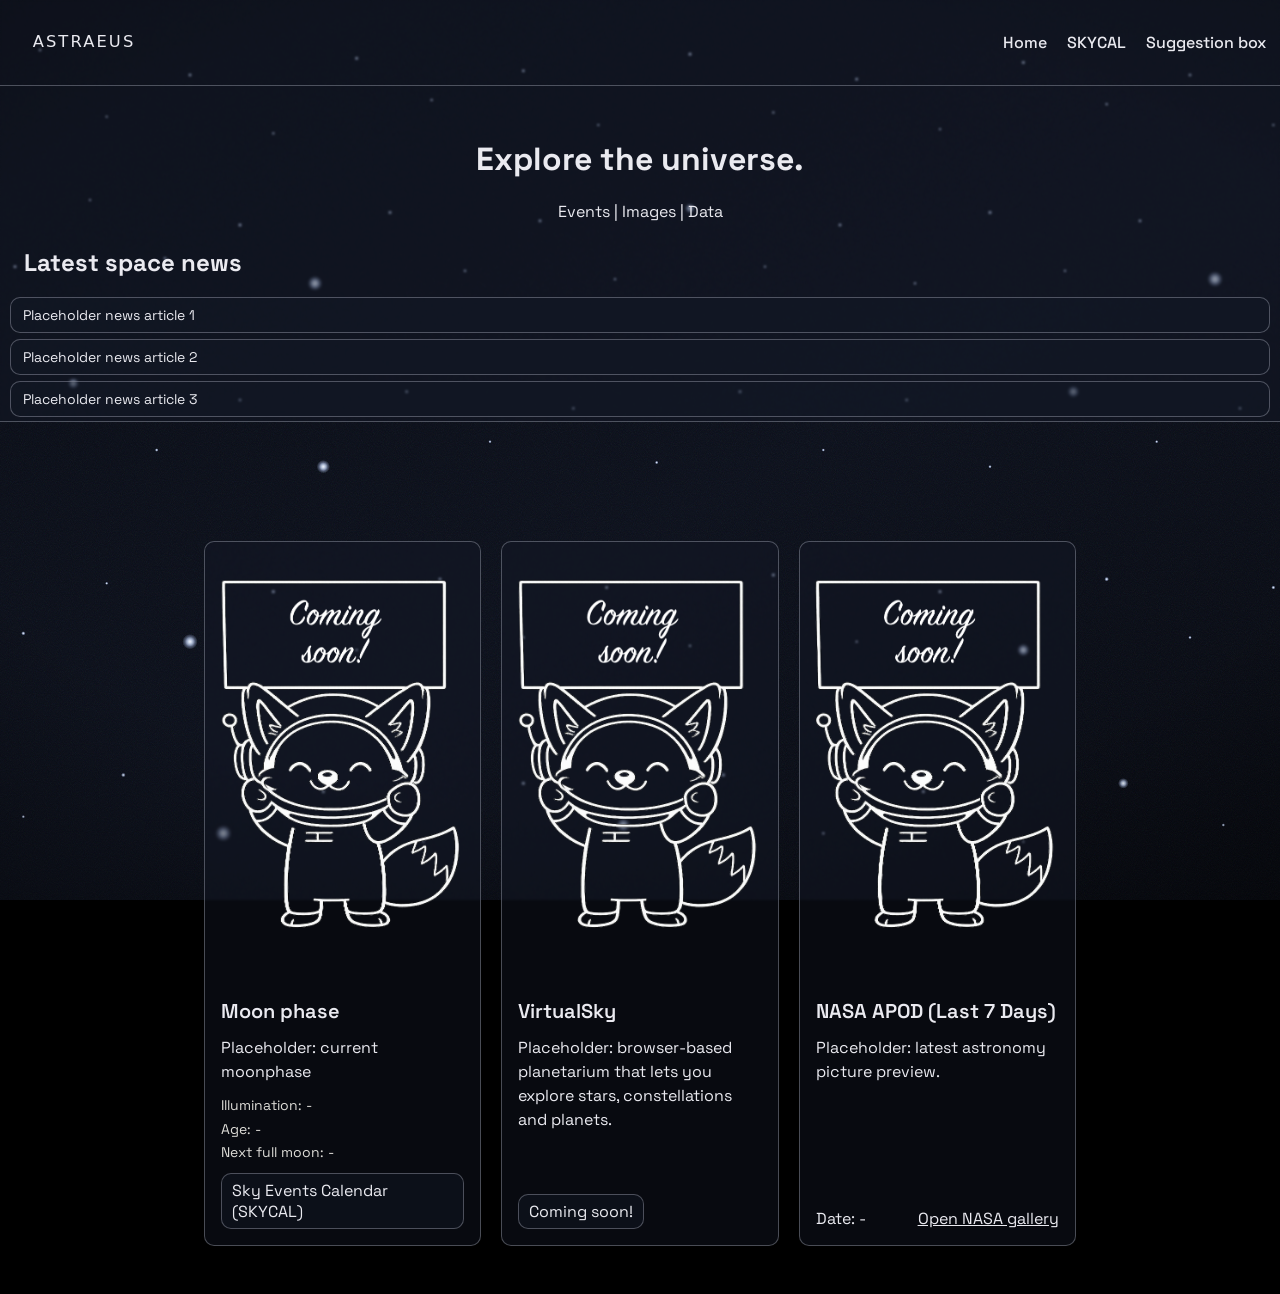
<file: index.html>
<!DOCTYPE html>
<html lang="en">
<head>
  <meta charset="utf-8">
  <meta http-equiv="X-UA-Compatible" content="IE=edge">

  <title>ASTRAEUS | Astronomy & Space Exploration</title>

  <meta name="description" content="ASTRAEUS is an astronomy-themed website featuring sky events, NASA images, space data and interactive tools.">
  <meta name="keywords" content="astronomy, space, NASA, sky events, moon phase, calendar, space exploration, planets, stars">
  <meta name="author" content="Miglė Lukoševičiūtė">
  <meta name="robots" content="index, follow">

  <meta name="viewport" content="width=device-width, initial-scale=1">

  <meta property="og:title" content="ASTRAEUS | Astronomy & Space Exploration">
  <meta property="og:description" content="Explore sky events, NASA images and space data with ASTRAEUS.">
  <meta property="og:type" content="website">

  <link rel="stylesheet" href="./css/styles.css">
</head>
<body>
<a class="skip-link" href="#main">Skip to main content</a>
<nav class="navbar">
  <div class="nav-container">
    <a class="brand" href="./index.html">
      <img src="./images/logo.svg"
           alt="Astraeus"
           width="140"
           height="40">
    </a>

    <ul class="nav-menu">
      <li><a href="./index.html">Home</a></li>
      <li><a href="./sky_events_calendar_page.html">SKYCAL</a></li>
      <li><a href="suggestion_box_page.html">Suggestion box</a></li>
    </ul>
  </div>
</nav>

<main id="main">
  <header id="homepage-hero">

    <div class="hero-container hero-text">
      <h1 class="hero-title">
        Explore the universe.
      </h1>

      <div class="hero-links">
        <a href="./sky_events_calendar_page.html">Events</a>
        <span>|</span>

        <a href="https://www.nasa.gov/images/">Images</a>
        <span>|</span>

        <a href="https://data.nasa.gov/">Data</a>
      </div>

    </div>

    <div id="hero-news" class="hero-news">
      <h2 class="hero-news-title">Latest space news</h2>
      <ul class="hero-news-list" id="hero-news-list">
        <li class="hero-news-item">Placeholder news article 1</li>
        <li class="hero-news-item">Placeholder news article 2</li>
        <li class="hero-news-item">Placeholder news article 3</li>
      </ul>  </div>

  </header>

  <section id="homepage-cards" class="section">
    <h2 class="section-title">Features</h2>

    <div class="container">
      <div class="card-grid">
        <article class="card">
          <img
                  class="card-media"
                  src="images/placeholder.png"
                  alt=""
          >

          <div class="card-body">
            <h3 class="card-title">Moon phase</h3>
            <p class="card-text">Placeholder: current moonphase</p>

            <ul class="card-list">
              <li>Illumination: -</li>
              <li>Age: -</li>
              <li>Next full moon: -</li>
            </ul>

            <a href="sky_events_calendar_page.html" class="btn btn-primary">
              Sky Events Calendar (SKYCAL)
            </a>
          </div>
        </article>

        <article class="card">
          <img
                  class="card-media"
                  src="images/placeholder.png"
                  alt=""
          >
          <div class="card-body">
            <h3 class="card-title">VirtualSky</h3>
            <p class="card-text">
              Placeholder: browser-based planetarium that lets you explore stars, constellations and planets.
            </p>

            <a href="./index.html" class="btn btn-primary">
              Coming soon!
            </a>
          </div>
        </article>

        <article class="card" id="apod-card">
          <img
                  class="card-media"
                  src="images/placeholder.png"
                  alt=""
          >

          <div class="card-body">
            <h3 class="card-title">NASA APOD (Last 7 Days)</h3>
            <p class="card-text">Placeholder: latest astronomy picture preview.</p>

            <div class="card-meta">
              <span class="meta">Date: -</span>
              <a class="meta-link" href="https://apod.nasa.gov/apod/astropix.html" target="_blank" rel="noopener">
                Open NASA gallery
              </a>
            </div>
          </div>
        </article>

      </div>
    </div>
  </section>
</main>

</body>
</html>
</file>
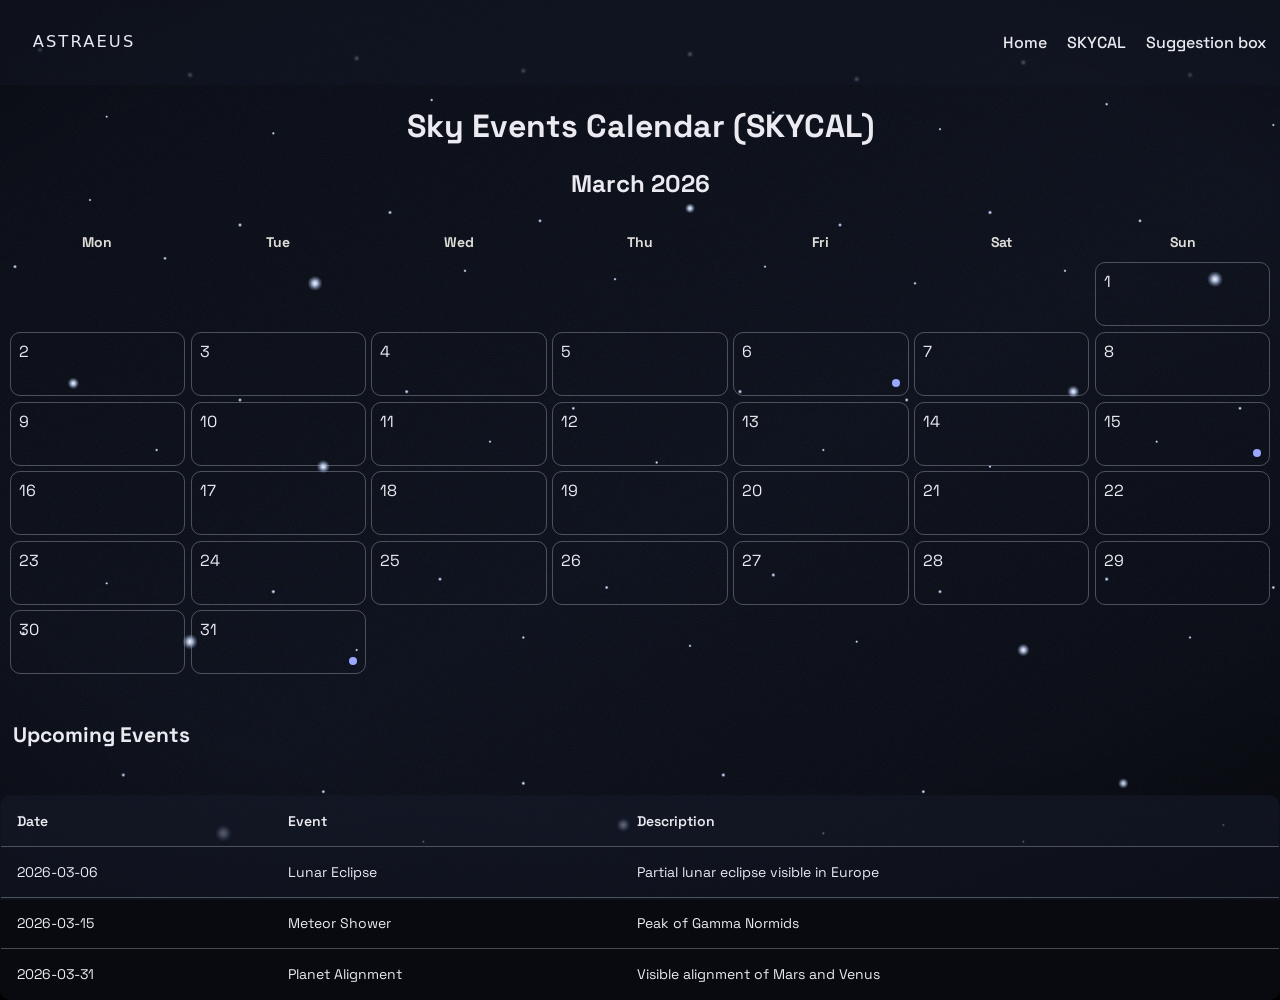
<file: sky_events_calendar_page.html>
<!DOCTYPE html>
<html lang="en">
<head>
    <meta charset="utf-8">
    <meta http-equiv="X-UA-Compatible" content="IE=edge">

    <title>ASTRAEUS | Sky Events Calendar</title>

    <meta name="description" content="Explore upcoming astronomical events with the ASTRAEUS Sky Events Calendar. View lunar eclipses, meteor showers and planetary alignments.">
    <meta name="keywords" content="sky events, astronomy calendar, lunar eclipse, meteor shower, planet alignment, space events, astronomy website">
    <meta name="author" content="Miglė Lukoševičiūtė">
    <meta name="robots" content="index, follow">

    <meta name="viewport" content="width=device-width, initial-scale=1">

    <meta property="og:title" content="ASTRAEUS | Sky Events Calendar">
    <meta property="og:description" content="Monthly astronomical events calendar with detailed space observations.">
    <meta property="og:type" content="website">

    <link rel="stylesheet" href="./css/styles.css">
</head>
<body>

<a class="skip-link" href="#main">Skip to main content</a>

<nav class="navbar">
    <div class="nav-container">
        <a class="brand" href="./index.html">
            <img src="./images/logo.svg"
                 alt="Astraeus"
                 width="140"
                 height="40">
        </a>

        <ul class="nav-menu">
            <li><a href="./index.html">Home</a></li>
            <li><a href="./sky_events_calendar_page.html">SKYCAL</a></li>
            <li><a href="suggestion_box_page.html">Suggestion box</a></li>
        </ul>
    </div>
</nav>

<main id="main">
    <header class="calendar-header">
        <h1>Sky Events Calendar (SKYCAL)</h1>
        <h2>March 2026</h2>
    </header>

    <div class="calendar-grid" aria-hidden="true">

        <div class="dow">Mon</div>
        <div class="dow">Tue</div>
        <div class="dow">Wed</div>
        <div class="dow">Thu</div>
        <div class="dow">Fri</div>
        <div class="dow">Sat</div>
        <div class="dow">Sun</div>

        <div class="day is-empty"></div>
        <div class="day is-empty"></div>
        <div class="day is-empty"></div>
        <div class="day is-empty"></div>
        <div class="day is-empty"></div>
        <div class="day is-empty"></div>

        <div class="day">1</div>

        <div class="day">2</div>
        <div class="day">3</div>
        <div class="day">4</div>
        <div class="day">5</div>
        <div class="day has-event">
            6
            <span class="event-dot"></span>
        </div>
        <div class="day">7</div>
        <div class="day">8</div>

        <div class="day">9</div>
        <div class="day">10</div>
        <div class="day">11</div>
        <div class="day">12</div>
        <div class="day">13</div>
        <div class="day">14</div>
        <div class="day">
            15
            <span class="event-dot"></span>
        </div>

        <div class="day">16</div>
        <div class="day">17</div>
        <div class="day">18</div>
        <div class="day">19</div>
        <div class="day">20</div>
        <div class="day">21</div>
        <div class="day">22</div>

        <div class="day">23</div>
        <div class="day">24</div>
        <div class="day">25</div>
        <div class="day">26</div>
        <div class="day">27</div>
        <div class="day">28</div>
        <div class="day">29</div>

        <div class="day">30</div>
        <div class="day has-event">
            31
            <span class="event-dot"></span>
        </div>
    </div>

    <section class="calendar-events">

        <h2>Upcoming Events</h2>

        <table class="events-table">
            <thead>
            <tr>
                <th>Date</th>
                <th>Event</th>
                <th>Description</th>
            </tr>
            </thead>

            <tbody>
            <tr>
                <td>2026-03-06</td>
                <td>Lunar Eclipse</td>
                <td>Partial lunar eclipse visible in Europe</td>
            </tr>

            <tr>
                <td>2026-03-15</td>
                <td>Meteor Shower</td>
                <td>Peak of Gamma Normids</td>
            </tr>

            <tr>
                <td>2026-03-31</td>
                <td>Planet Alignment</td>
                <td>Visible alignment of Mars and Venus</td>
            </tr>
            </tbody>
        </table>

    </section>
</main>

</body>
</html>
</file>
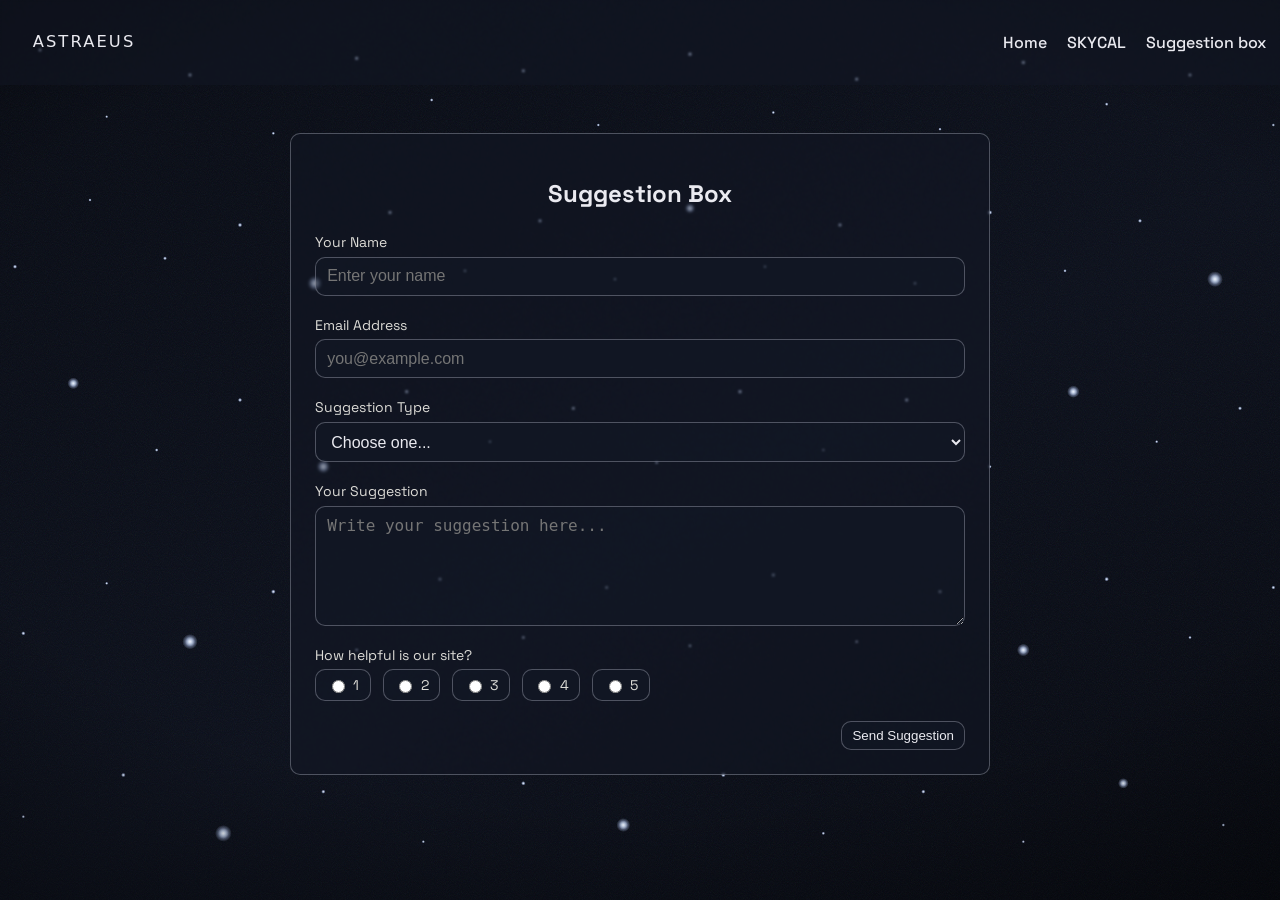
<file: suggestion_box_page.html>
<!DOCTYPE html>
<html lang="en">
<head>
  <meta charset="utf-8">
  <meta http-equiv="X-UA-Compatible" content="IE=edge">

  <title>ASTRAEUS | Suggestion Box</title>

  <meta name="description" content="Send feedback and suggestions about the ASTRAEUS astronomy website. Share your ideas and help improve the platform.">
  <meta name="keywords" content="suggestion box, feedback form, astronomy website, user feedback, contact form, space project">
  <meta name="author" content="Miglė Lukoševičiūtė">
  <meta name="robots" content="index, follow">

  <meta name="viewport" content="width=device-width, initial-scale=1">

  <meta property="og:title" content="ASTRAEUS | Suggestion Box">
  <meta property="og:description" content="Submit your feedback and ideas for improving the ASTRAEUS astronomy website.">
  <meta property="og:type" content="website">

  <link rel="stylesheet" href="./css/styles.css">
</head>
<body>

<a class="skip-link" href="#main">Skip to main content</a>

<nav class="navbar">
  <div class="nav-container">
    <a class="brand" href="./index.html">
      <img src="./images/logo.svg"
           alt="Astraeus"
           width="140"
           height="40">
    </a>

    <ul class="nav-menu">
      <li><a href="./index.html">Home</a></li>
      <li><a href="./sky_events_calendar_page.html">SKYCAL</a></li>
      <li><a href="./suggestion_box_page.html">Suggestion box</a></li>
    </ul>
  </div>
</nav>

<main id="main">
  <section class="suggestion-box">
    <h1 class="suggestion-title">Suggestion Box</h1>

    <form class="suggestion-form" action="#" method="post">
      <div class="form-group">
        <label for="name">Your Name</label>
        <input
                type="text"
                id="name"
                name="name"
                placeholder="Enter your name"
                required
        >
      </div>

      <div class="form-group">
        <label for="email">Email Address</label>
        <input
                type="email"
                id="email"
                name="email"
                placeholder="you@example.com"
                required
        >
      </div>

      <div class="form-group">
        <label for="category">Suggestion Type</label>
        <select id="category" name="category" required>
          <option value="">Choose one...</option>
          <option>Website</option>
          <option>Content</option>
          <option>Design</option>
          <option>Feature</option>
          <option>Other</option>
        </select>
      </div>

      <div class="form-group">
        <label for="message">Your Suggestion</label>
        <textarea
                id="message"
                name="message"
                rows="5"
                placeholder="Write your suggestion here..."
                required
        ></textarea>
      </div>

      <div class="form-group">
        <label>How helpful is our site?</label>

        <div class="radio-group">
          <label>
            <input type="radio" name="rating" value="1" required>
            1
          </label>

          <label>
            <input type="radio" name="rating" value="2">
            2
          </label>

          <label>
            <input type="radio" name="rating" value="3">
            3
          </label>

          <label>
            <input type="radio" name="rating" value="4">
            4
          </label>

          <label>
            <input type="radio" name="rating" value="5">
            5
          </label>
        </div>
      </div>

      <button type="submit" class="btn submit-btn" aria-label="Submit suggestion">
        Send Suggestion
      </button>
    </form>
  </section>
</main>

</body>
</html>
</file>
<file: css/styles.css>
@import url("https://fonts.googleapis.com/css2?family=Space+Grotesk:wght@400;500;600;700&display=swap");
@import url("theme.css");
@import url("base.css");
</file>
